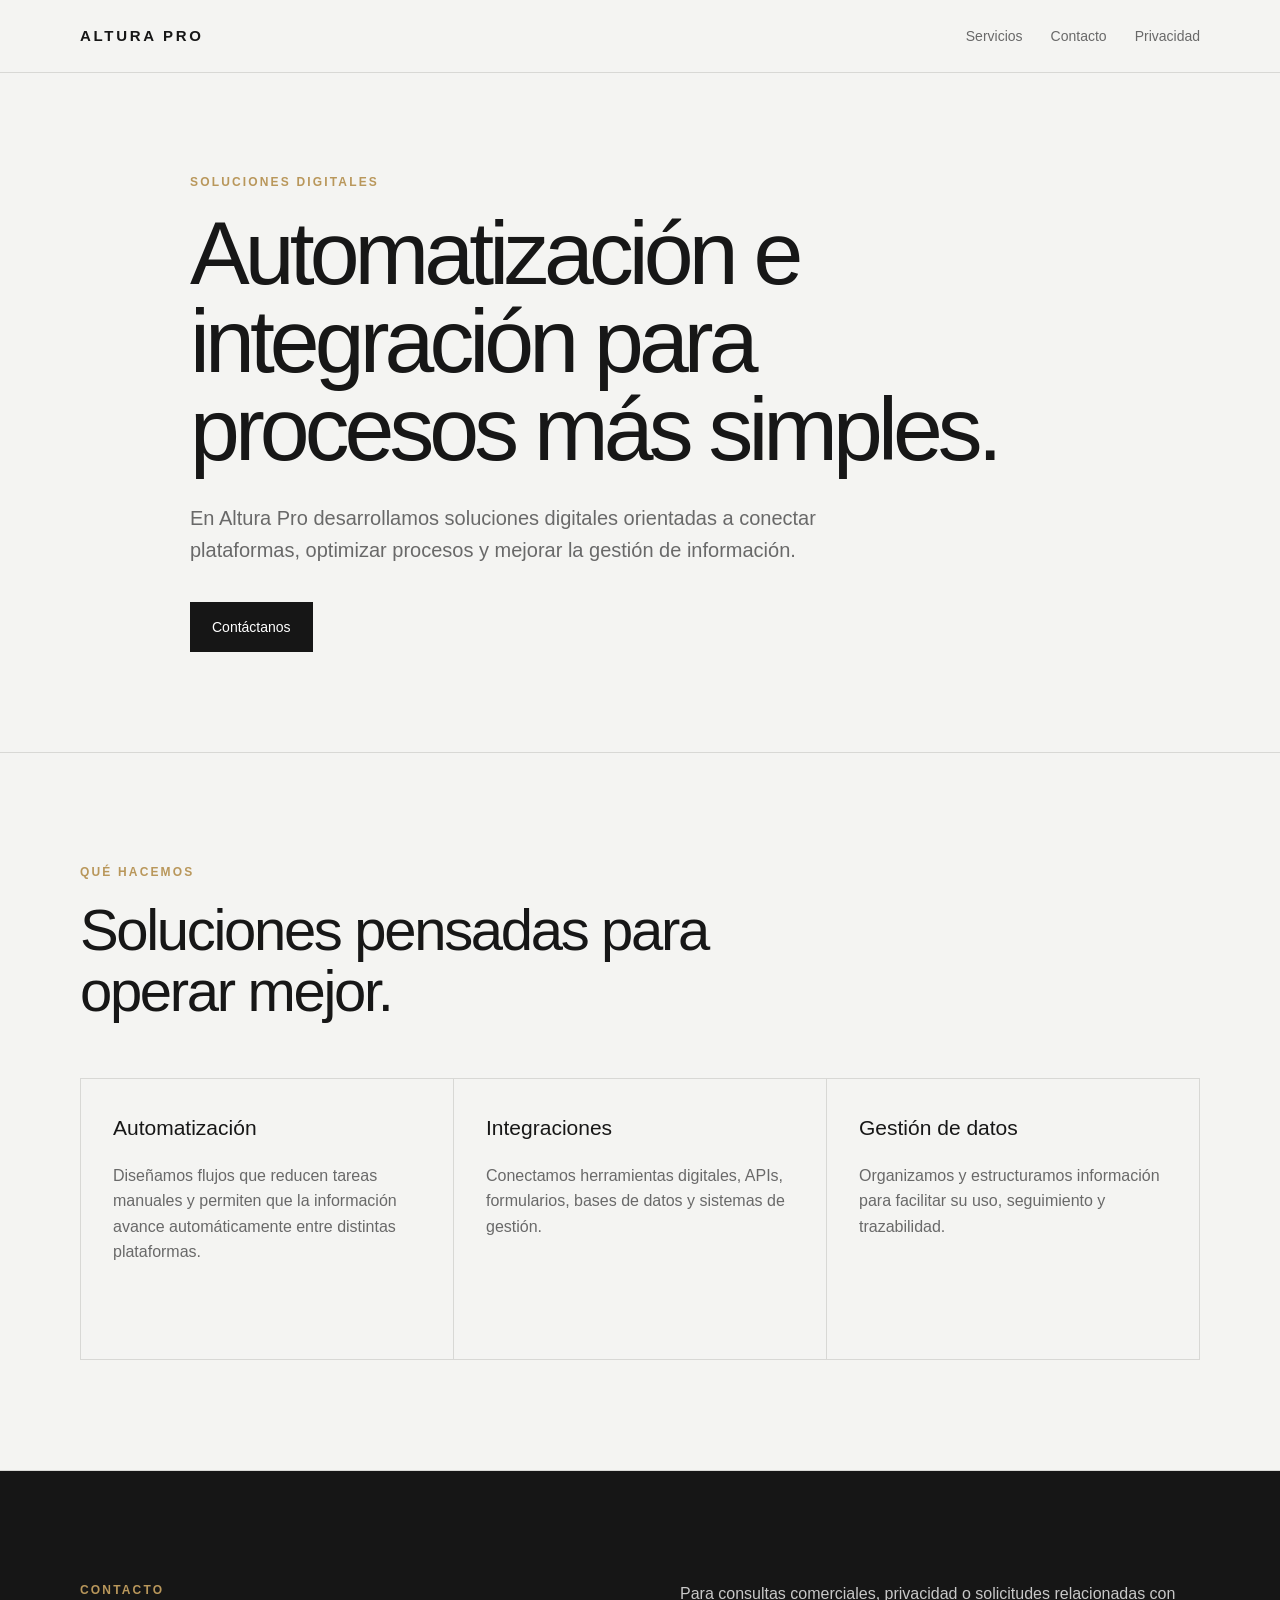
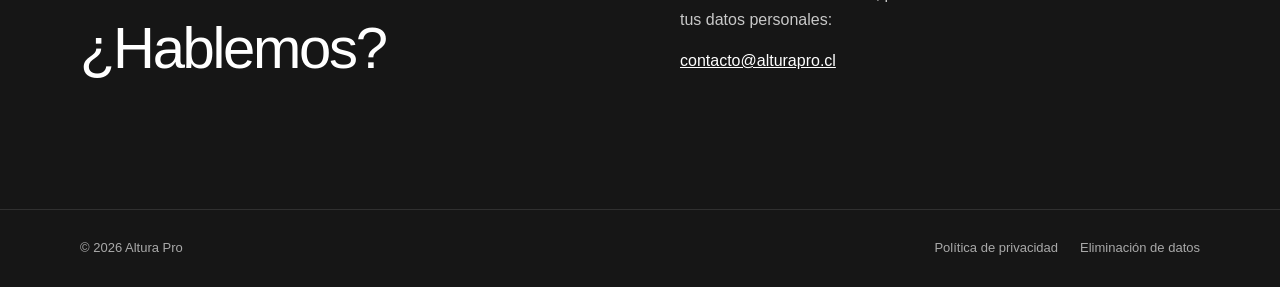
<file: index.html>
<!DOCTYPE html>
<html lang="es">
<head>
  <meta charset="UTF-8">
  <meta name="viewport" content="width=device-width, initial-scale=1.0">
  <title>Altura Pro</title>
  <meta name="description" content="Altura Pro desarrolla soluciones digitales, automatizaciones e integraciones orientadas a mejorar procesos comerciales y de gestión.">
  <link rel="stylesheet" href="assets/css/styles.css">
</head>
<body>

  <header class="site-header">
    <div class="container header-inner">
      <a href="index.html" class="brand">ALTURA PRO</a>

      <nav class="nav">
        <a href="#servicios">Servicios</a>
        <a href="#contacto">Contacto</a>
        <a href="privacidad.html">Privacidad</a>
      </nav>
    </div>
  </header>

  <main>

    <section class="hero">
      <div class="container hero-content">
        <p class="eyebrow">SOLUCIONES DIGITALES</p>

        <h1>
          Automatización e integración
          para procesos más simples.
        </h1>

        <p class="hero-text">
          En Altura Pro desarrollamos soluciones digitales orientadas a conectar
          plataformas, optimizar procesos y mejorar la gestión de información.
        </p>

        <a href="#contacto" class="button">Contáctanos</a>
      </div>
    </section>

    <section class="section" id="servicios">
      <div class="container">

        <div class="section-heading">
          <p class="eyebrow">QUÉ HACEMOS</p>
          <h2>Soluciones pensadas para operar mejor.</h2>
        </div>

        <div class="cards">

          <article class="card">
            <h3>Automatización</h3>
            <p>
              Diseñamos flujos que reducen tareas manuales y permiten que la
              información avance automáticamente entre distintas plataformas.
            </p>
          </article>

          <article class="card">
            <h3>Integraciones</h3>
            <p>
              Conectamos herramientas digitales, APIs, formularios, bases de
              datos y sistemas de gestión.
            </p>
          </article>

          <article class="card">
            <h3>Gestión de datos</h3>
            <p>
              Organizamos y estructuramos información para facilitar su uso,
              seguimiento y trazabilidad.
            </p>
          </article>

        </div>
      </div>
    </section>

    <section class="section section-dark" id="contacto">
      <div class="container contact">

        <div>
          <p class="eyebrow">CONTACTO</p>
          <h2>¿Hablemos?</h2>
        </div>

        <div class="contact-details">
          <p>
            Para consultas comerciales, privacidad o solicitudes relacionadas
            con tus datos personales:
          </p>

          <p>
            <a href="mailto:contacto@alturapro.cl">contacto@alturapro.cl</a>
          </p>
        </div>

      </div>
    </section>

  </main>

  <footer class="footer">
    <div class="container footer-inner">
      <span>© 2026 Altura Pro</span>

      <div>
        <a href="privacidad.html">Política de privacidad</a>
        <a href="eliminacion-datos.html">Eliminación de datos</a>
      </div>
    </div>
  </footer>

</body>
</html>
</file>
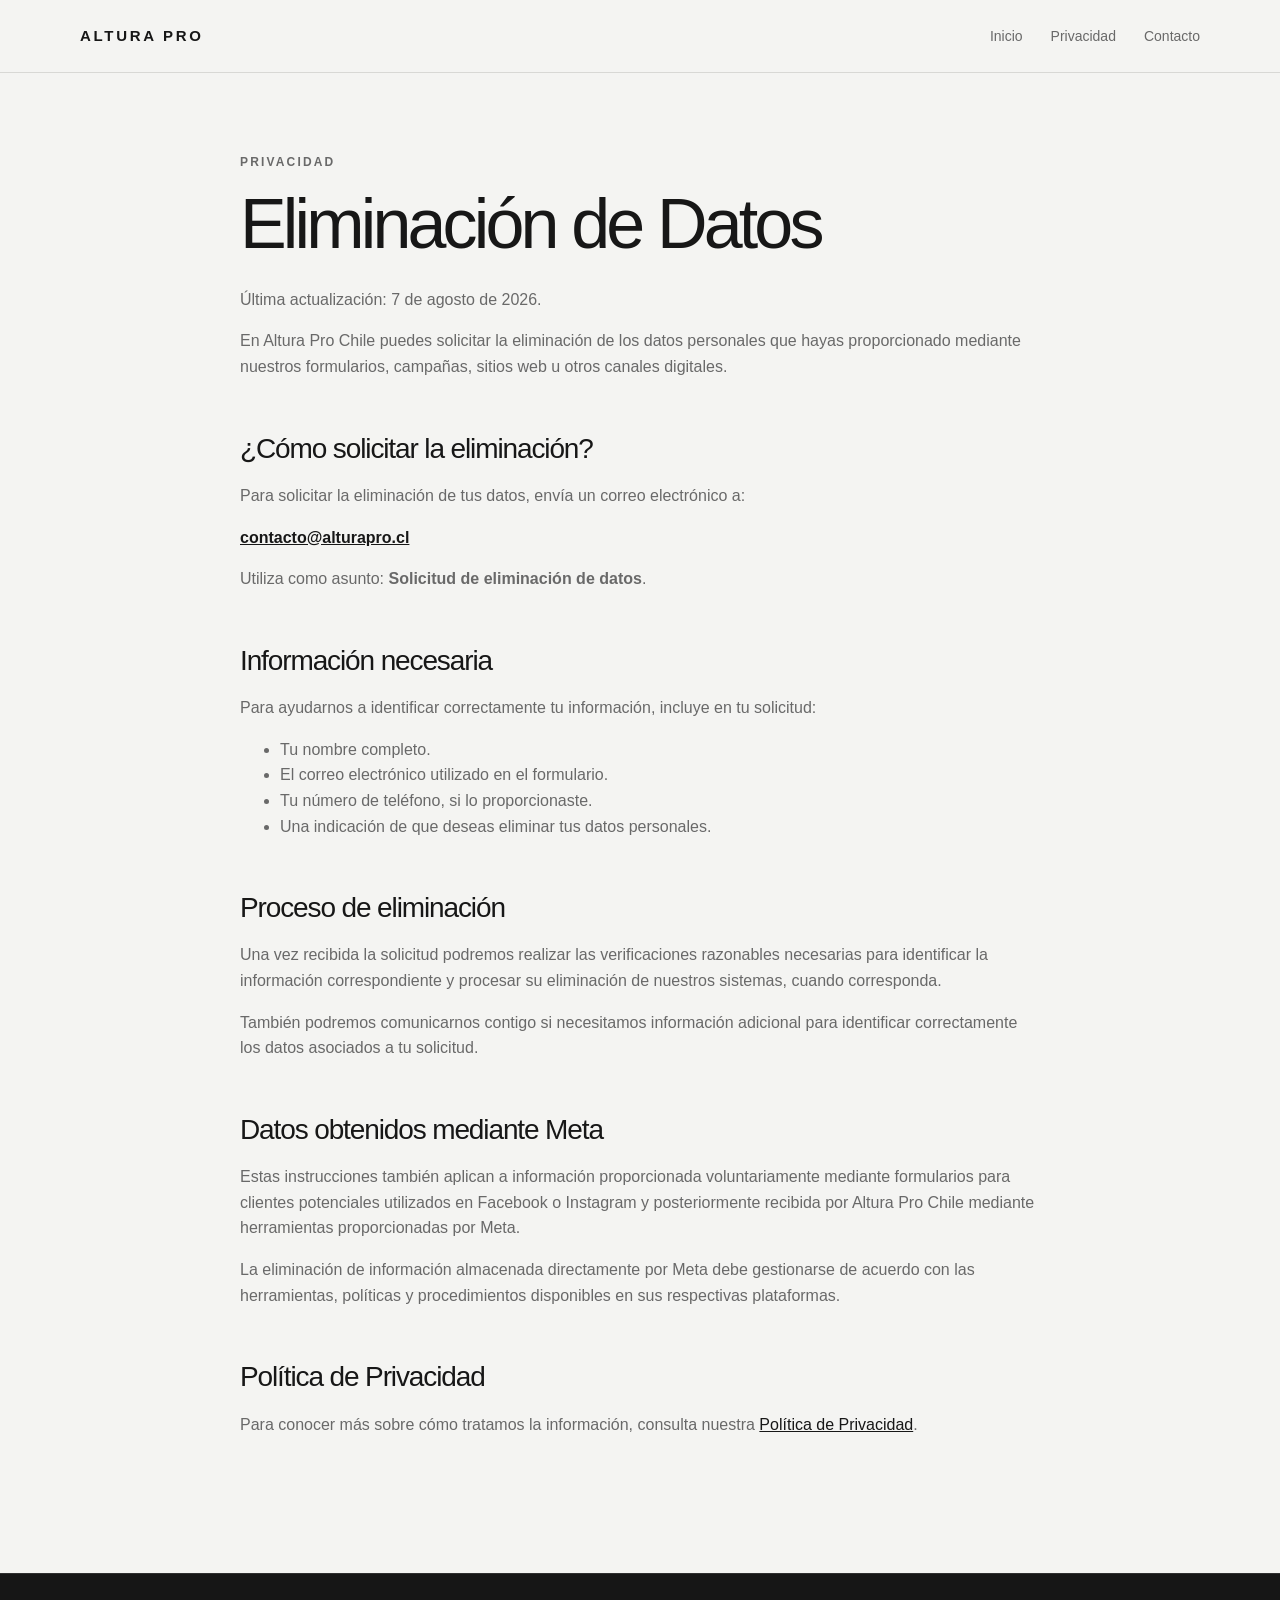
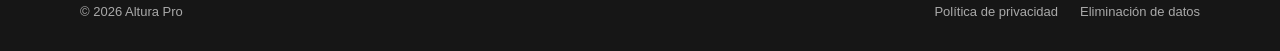
<file: eliminacion-datos.html>
<!DOCTYPE html>
<html lang="es">
<head>
  <meta charset="UTF-8">
  <meta name="viewport" content="width=device-width, initial-scale=1.0">

  <title>Eliminación de Datos | Altura Pro</title>

  <meta
    name="description"
    content="Instrucciones para solicitar la eliminación de datos personales en Altura Pro Chile."
  >

  <link rel="stylesheet" href="assets/css/styles.css">
</head>

<body>

<header class="site-header">
  <div class="container header-inner">

    <a href="index.html" class="brand">ALTURA PRO</a>

    <nav class="nav">
      <a href="index.html">Inicio</a>
      <a href="privacidad.html">Privacidad</a>
      <a href="index.html#contacto">Contacto</a>
    </nav>

  </div>
</header>


<main class="legal-page">

  <div class="container legal-content">

    <p class="eyebrow">PRIVACIDAD</p>

    <h1>Eliminación de Datos</h1>

    <p>
      Última actualización: 7 de agosto de 2026.
    </p>

    <p>
      En Altura Pro Chile puedes solicitar la eliminación de los datos
      personales que hayas proporcionado mediante nuestros formularios,
      campañas, sitios web u otros canales digitales.
    </p>


    <h2>¿Cómo solicitar la eliminación?</h2>

    <p>
      Para solicitar la eliminación de tus datos, envía un correo electrónico
      a:
    </p>

    <p>
      <strong>
        <a href="mailto:contacto@alturapro.cl">
          contacto@alturapro.cl
        </a>
      </strong>
    </p>

    <p>
      Utiliza como asunto:
      <strong>Solicitud de eliminación de datos</strong>.
    </p>


    <h2>Información necesaria</h2>

    <p>
      Para ayudarnos a identificar correctamente tu información, incluye en
      tu solicitud:
    </p>

    <ul>
      <li>Tu nombre completo.</li>
      <li>El correo electrónico utilizado en el formulario.</li>
      <li>Tu número de teléfono, si lo proporcionaste.</li>
      <li>
        Una indicación de que deseas eliminar tus datos personales.
      </li>
    </ul>


    <h2>Proceso de eliminación</h2>

    <p>
      Una vez recibida la solicitud podremos realizar las verificaciones
      razonables necesarias para identificar la información correspondiente
      y procesar su eliminación de nuestros sistemas, cuando corresponda.
    </p>

    <p>
      También podremos comunicarnos contigo si necesitamos información
      adicional para identificar correctamente los datos asociados a tu
      solicitud.
    </p>


    <h2>Datos obtenidos mediante Meta</h2>

    <p>
      Estas instrucciones también aplican a información proporcionada
      voluntariamente mediante formularios para clientes potenciales
      utilizados en Facebook o Instagram y posteriormente recibida por
      Altura Pro Chile mediante herramientas proporcionadas por Meta.
    </p>

    <p>
      La eliminación de información almacenada directamente por Meta debe
      gestionarse de acuerdo con las herramientas, políticas y procedimientos
      disponibles en sus respectivas plataformas.
    </p>


    <h2>Política de Privacidad</h2>

    <p>
      Para conocer más sobre cómo tratamos la información, consulta nuestra
      <a href="privacidad.html">Política de Privacidad</a>.
    </p>

  </div>

</main>


<footer class="footer">

  <div class="container footer-inner">

    <span>© 2026 Altura Pro</span>

    <div>
      <a href="privacidad.html">Política de privacidad</a>
      <a href="eliminacion-datos.html">Eliminación de datos</a>
    </div>

  </div>

</footer>

</body>
</html>
</file>
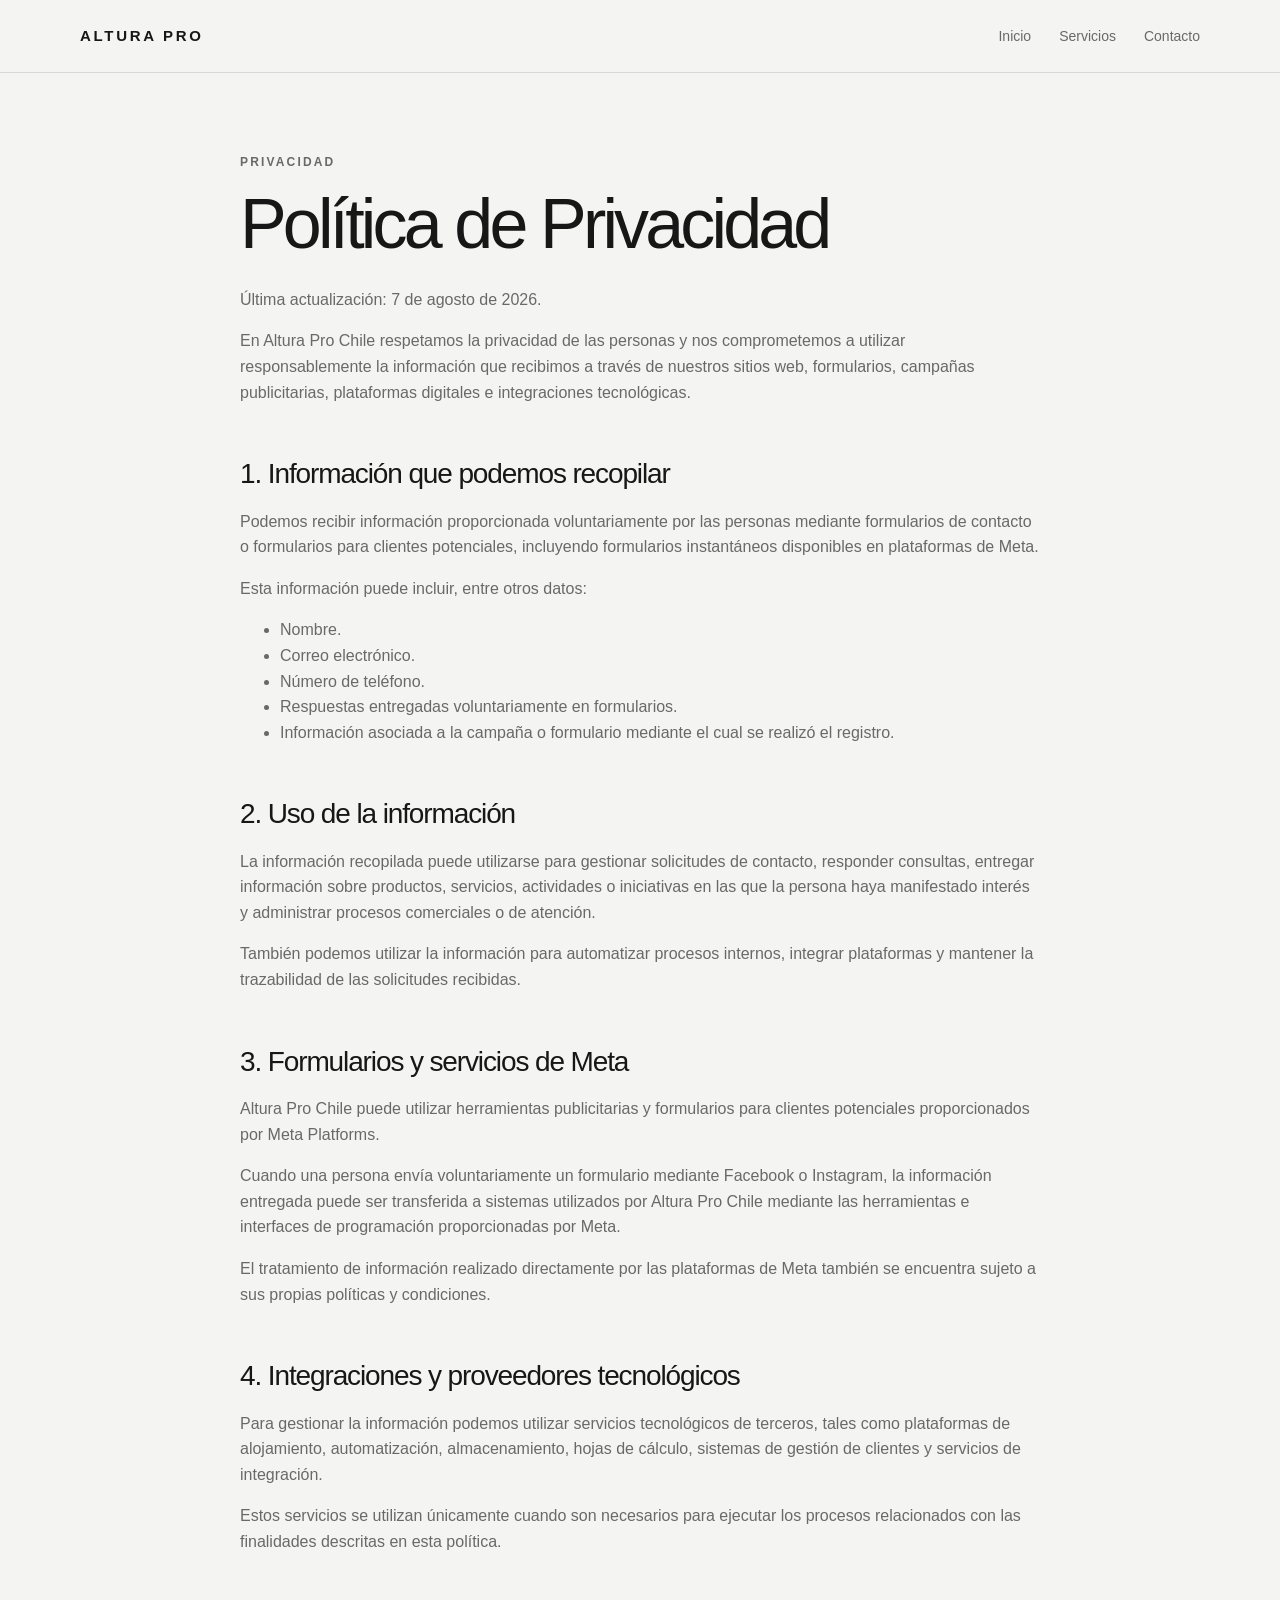
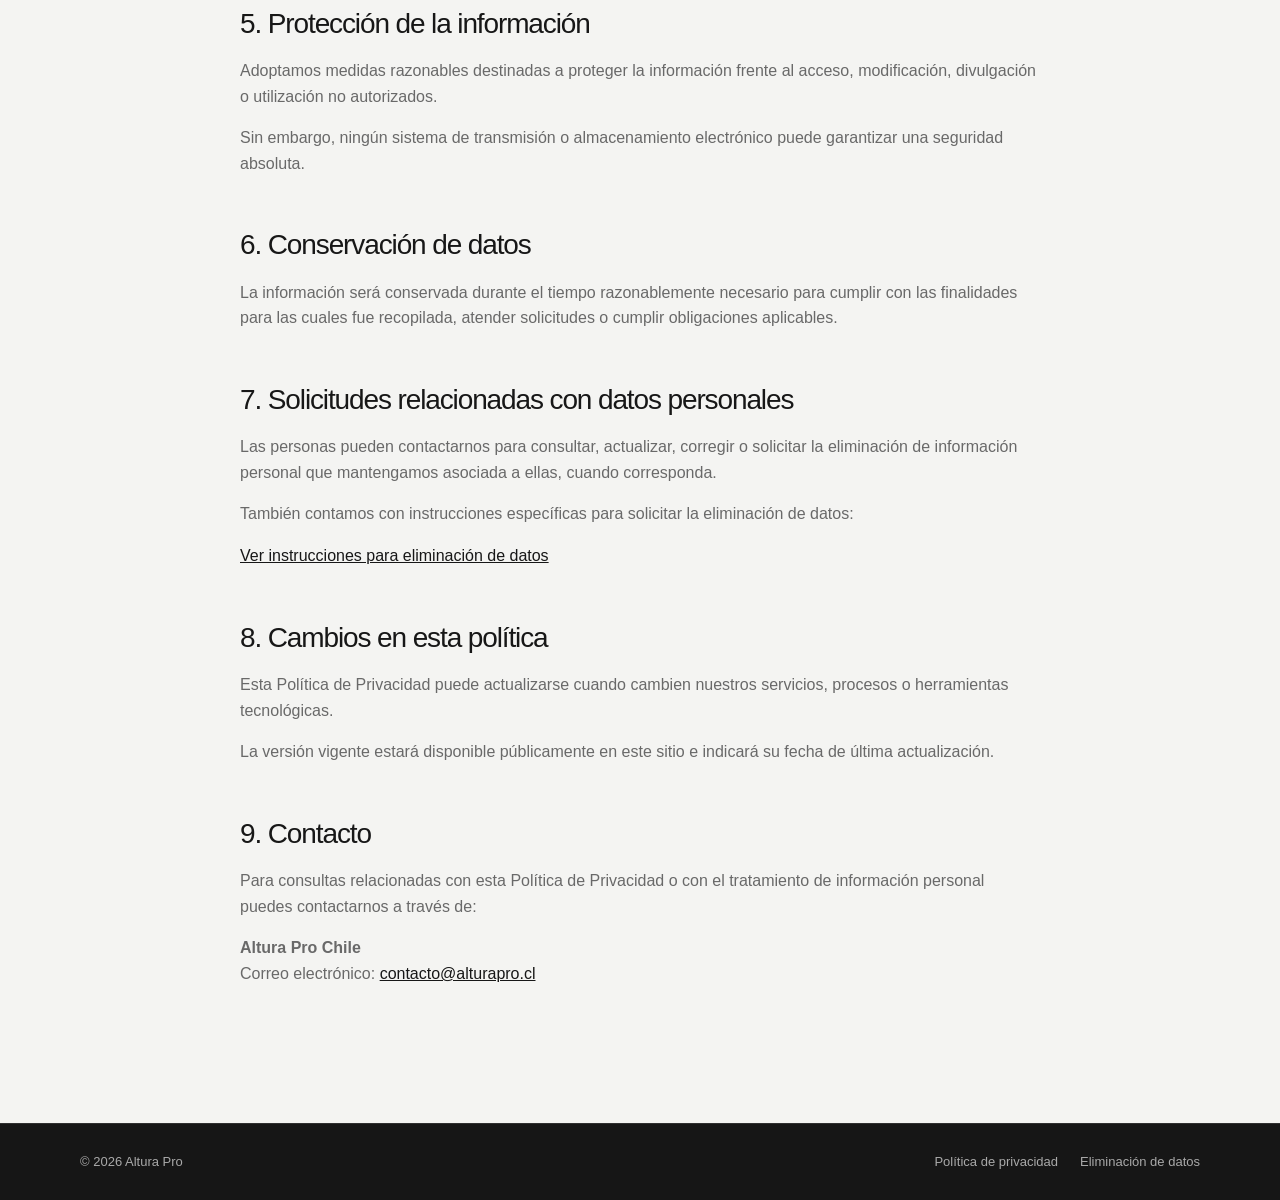
<file: privacidad.html>
<!DOCTYPE html>
<html lang="es">
<head>
  <meta charset="UTF-8">
  <meta name="viewport" content="width=device-width, initial-scale=1.0">

  <title>Política de Privacidad | Altura Pro</title>

  <meta
    name="description"
    content="Política de privacidad y tratamiento de datos personales de Altura Pro Chile."
  >

  <link rel="stylesheet" href="assets/css/styles.css">
</head>

<body>

  <header class="site-header">
    <div class="container header-inner">

      <a href="index.html" class="brand">ALTURA PRO</a>

      <nav class="nav">
        <a href="index.html">Inicio</a>
        <a href="index.html#servicios">Servicios</a>
        <a href="index.html#contacto">Contacto</a>
      </nav>

    </div>
  </header>


  <main class="legal-page">

    <div class="container legal-content">

      <p class="eyebrow">PRIVACIDAD</p>

      <h1>Política de Privacidad</h1>

      <p>
        Última actualización: 7 de agosto de 2026.
      </p>

      <p>
        En Altura Pro Chile respetamos la privacidad de las personas y nos
        comprometemos a utilizar responsablemente la información que recibimos
        a través de nuestros sitios web, formularios, campañas publicitarias,
        plataformas digitales e integraciones tecnológicas.
      </p>


      <h2>1. Información que podemos recopilar</h2>

      <p>
        Podemos recibir información proporcionada voluntariamente por las
        personas mediante formularios de contacto o formularios para clientes
        potenciales, incluyendo formularios instantáneos disponibles en
        plataformas de Meta.
      </p>

      <p>Esta información puede incluir, entre otros datos:</p>

      <ul>
        <li>Nombre.</li>
        <li>Correo electrónico.</li>
        <li>Número de teléfono.</li>
        <li>Respuestas entregadas voluntariamente en formularios.</li>
        <li>
          Información asociada a la campaña o formulario mediante el cual se
          realizó el registro.
        </li>
      </ul>


      <h2>2. Uso de la información</h2>

      <p>
        La información recopilada puede utilizarse para gestionar solicitudes
        de contacto, responder consultas, entregar información sobre productos,
        servicios, actividades o iniciativas en las que la persona haya
        manifestado interés y administrar procesos comerciales o de atención.
      </p>

      <p>
        También podemos utilizar la información para automatizar procesos
        internos, integrar plataformas y mantener la trazabilidad de las
        solicitudes recibidas.
      </p>


      <h2>3. Formularios y servicios de Meta</h2>

      <p>
        Altura Pro Chile puede utilizar herramientas publicitarias y formularios
        para clientes potenciales proporcionados por Meta Platforms.
      </p>

      <p>
        Cuando una persona envía voluntariamente un formulario mediante
        Facebook o Instagram, la información entregada puede ser transferida a
        sistemas utilizados por Altura Pro Chile mediante las herramientas e
        interfaces de programación proporcionadas por Meta.
      </p>

      <p>
        El tratamiento de información realizado directamente por las
        plataformas de Meta también se encuentra sujeto a sus propias políticas
        y condiciones.
      </p>


      <h2>4. Integraciones y proveedores tecnológicos</h2>

      <p>
        Para gestionar la información podemos utilizar servicios tecnológicos
        de terceros, tales como plataformas de alojamiento, automatización,
        almacenamiento, hojas de cálculo, sistemas de gestión de clientes y
        servicios de integración.
      </p>

      <p>
        Estos servicios se utilizan únicamente cuando son necesarios para
        ejecutar los procesos relacionados con las finalidades descritas en
        esta política.
      </p>


      <h2>5. Protección de la información</h2>

      <p>
        Adoptamos medidas razonables destinadas a proteger la información
        frente al acceso, modificación, divulgación o utilización no
        autorizados.
      </p>

      <p>
        Sin embargo, ningún sistema de transmisión o almacenamiento electrónico
        puede garantizar una seguridad absoluta.
      </p>


      <h2>6. Conservación de datos</h2>

      <p>
        La información será conservada durante el tiempo razonablemente
        necesario para cumplir con las finalidades para las cuales fue
        recopilada, atender solicitudes o cumplir obligaciones aplicables.
      </p>


      <h2>7. Solicitudes relacionadas con datos personales</h2>

      <p>
        Las personas pueden contactarnos para consultar, actualizar, corregir
        o solicitar la eliminación de información personal que mantengamos
        asociada a ellas, cuando corresponda.
      </p>

      <p>
        También contamos con instrucciones específicas para solicitar la
        eliminación de datos:
      </p>

      <p>
        <a href="eliminacion-datos.html">
          Ver instrucciones para eliminación de datos
        </a>
      </p>


      <h2>8. Cambios en esta política</h2>

      <p>
        Esta Política de Privacidad puede actualizarse cuando cambien nuestros
        servicios, procesos o herramientas tecnológicas.
      </p>

      <p>
        La versión vigente estará disponible públicamente en este sitio e
        indicará su fecha de última actualización.
      </p>


      <h2>9. Contacto</h2>

      <p>
        Para consultas relacionadas con esta Política de Privacidad o con el
        tratamiento de información personal puedes contactarnos a través de:
      </p>

      <p>
        <strong>Altura Pro Chile</strong><br>
        Correo electrónico:
        <a href="mailto:contacto@alturapro.cl">
          contacto@alturapro.cl
        </a>
      </p>

    </div>

  </main>


  <footer class="footer">

    <div class="container footer-inner">

      <span>© 2026 Altura Pro</span>

      <div>
        <a href="privacidad.html">Política de privacidad</a>
        <a href="eliminacion-datos.html">Eliminación de datos</a>
      </div>

    </div>

  </footer>

</body>
</html>
</file>
<file: assets/css/styles.css>
:root {
  --bg: #f4f4f2;
  --text: #171717;
  --muted: #696969;
  --line: #d8d8d5;
  --dark: #161616;
  --white: #ffffff;
  --accent: #b9975b;
}

* {
  box-sizing: border-box;
}

html {
  scroll-behavior: smooth;
}

body {
  margin: 0;
  font-family: Arial, Helvetica, sans-serif;
  background: var(--bg);
  color: var(--text);
  line-height: 1.6;
}

a {
  color: inherit;
}

.container {
  width: min(1120px, calc(100% - 40px));
  margin: 0 auto;
}

.site-header {
  border-bottom: 1px solid var(--line);
  background: rgba(244, 244, 242, 0.94);
  position: sticky;
  top: 0;
  z-index: 10;
  backdrop-filter: blur(12px);
}

.header-inner {
  min-height: 72px;
  display: flex;
  align-items: center;
  justify-content: space-between;
  gap: 32px;
}

.brand {
  text-decoration: none;
  font-size: 15px;
  font-weight: 700;
  letter-spacing: 0.18em;
}

.nav {
  display: flex;
  gap: 28px;
}

.nav a {
  text-decoration: none;
  font-size: 14px;
  color: var(--muted);
}

.nav a:hover {
  color: var(--text);
}

.hero {
  min-height: 72vh;
  display: flex;
  align-items: center;
  padding: 100px 0;
}

.hero-content {
  max-width: 900px;
}

.eyebrow {
  margin: 0 0 18px;
  font-size: 12px;
  font-weight: 700;
  letter-spacing: 0.18em;
  color: var(--accent);
}

h1,
h2,
h3,
p {
  margin-top: 0;
}

h1 {
  margin-bottom: 28px;
  font-size: clamp(48px, 7vw, 92px);
  line-height: 0.98;
  letter-spacing: -0.055em;
  font-weight: 500;
}

.hero-text {
  max-width: 650px;
  margin-bottom: 36px;
  font-size: 20px;
  color: var(--muted);
}

.button {
  display: inline-block;
  padding: 14px 22px;
  background: var(--dark);
  color: var(--white);
  text-decoration: none;
  font-size: 14px;
}

.section {
  padding: 110px 0;
  border-top: 1px solid var(--line);
}

.section-heading {
  max-width: 680px;
  margin-bottom: 56px;
}

h2 {
  margin-bottom: 20px;
  font-size: clamp(36px, 5vw, 58px);
  line-height: 1.05;
  letter-spacing: -0.04em;
  font-weight: 500;
}

.cards {
  display: grid;
  grid-template-columns: repeat(3, 1fr);
  gap: 1px;
  background: var(--line);
  border: 1px solid var(--line);
}

.card {
  min-height: 280px;
  padding: 32px;
  background: var(--bg);
}

.card h3 {
  margin-bottom: 18px;
  font-size: 21px;
  font-weight: 500;
}

.card p {
  color: var(--muted);
}

.section-dark {
  background: var(--dark);
  color: var(--white);
}

.contact {
  display: grid;
  grid-template-columns: 1fr 1fr;
  gap: 80px;
}

.contact-details {
  max-width: 520px;
  color: #c8c8c8;
}

.contact-details a {
  color: var(--white);
}

.footer {
  padding: 28px 0;
  border-top: 1px solid #303030;
  background: var(--dark);
  color: #a9a9a9;
}

.footer-inner {
  display: flex;
  justify-content: space-between;
  gap: 24px;
  font-size: 13px;
}

.footer-inner div {
  display: flex;
  gap: 22px;
}

.footer a {
  color: #a9a9a9;
  text-decoration: none;
}

.legal-page {
  padding: 80px 0 120px;
}

.legal-content {
  max-width: 800px;
}

.legal-content h1 {
  font-size: clamp(42px, 6vw, 70px);
}

.legal-content h2 {
  margin-top: 54px;
  font-size: 28px;
}

.legal-content p,
.legal-content li {
  color: var(--muted);
}

.legal-content a {
  color: var(--text);
}

@media (max-width: 760px) {
  .nav {
    display: none;
  }

  .hero {
    min-height: auto;
    padding: 90px 0;
  }

  .cards {
    grid-template-columns: 1fr;
  }

  .contact {
    grid-template-columns: 1fr;
    gap: 32px;
  }

  .footer-inner {
    flex-direction: column;
  }

  .footer-inner div {
    flex-direction: column;
    gap: 8px;
  }
}
</file>
